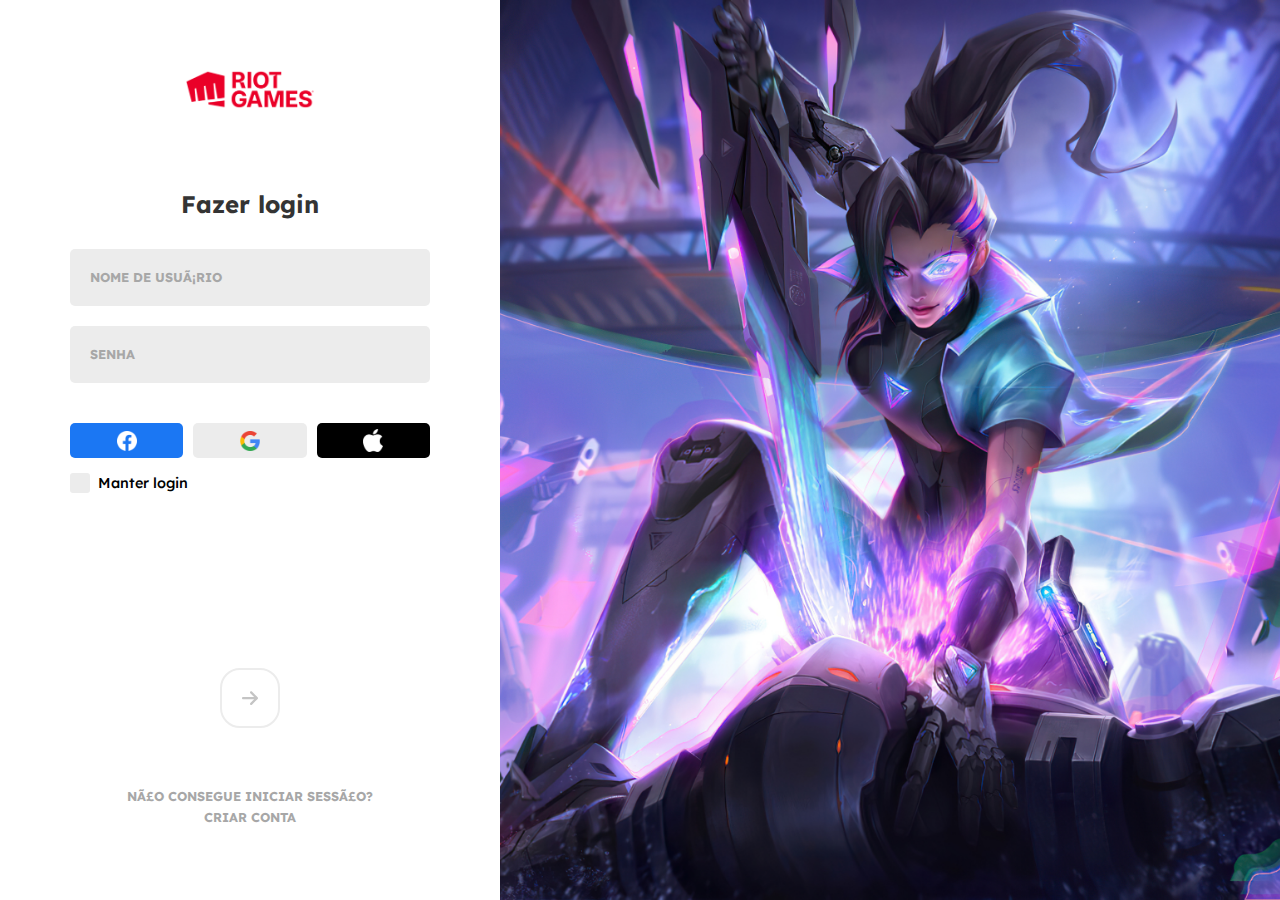
<file: Lol Client/index.html>
<!DOCTYPE html>
<html lang="pt-br">
<head>
  <meta charset="UTF">
  <meta name="viewport" content="width=device-width, initial-scale=1.0">

  <link rel="stylesheet" href="style.css">

  <script src="script.js" defer></script>

  <title>Riot Games</title>
</head>
<body>

  <main>
    <section class="login">

      <div class="wrapper">
        <img src="IMG/logo.png" class="login__logo">

        <h1 class="login__title">Fazer login</h1>
    
        <label class="login__label">
          <span>nome de usuário</span>
          <input type="text" name="username" class="input">
        </label>
  
        <label class="login__label">
          <span>senha</span>
          <input type="password" name="password" class="input">
        </label>
  
        <div class="login__icons">
          <button type="button" class="icons__button">
            <img src="IMG/facebook-icon.png" alt="facebok">
          </button>
  
          <button type="button" class="icons__button">
            <img src="IMG/google-icon.png" alt="facebok">
          </button>
  
          <button type="button" class="icons__button">
            <img src="IMG/apple-icon.png" alt="facebok">
          </button>
        </div>
  
        <label class="login__label--checkbox">
          <input type="checkbox" class="input--checkbox">
          Manter login
        </label>
      </div>

      <div class="wrapper">
        <button type="button" class="login__button" disabled>
          <svg xmlns="http://www.w3.org/2000/svg" viewBox="0 0 448 512">
            <path d="M438.6 278.6l-160 160C272.4 444.9 264.2 448 256 448s-16.38-3.125-22.62-9.375c-12.5-12.5-12.5-32.75 0-45.25L338.8 288H32C14.33 288 .0016 273.7 .0016 256S14.33 224 32 224h306.8l-105.4-105.4c-12.5-12.5-12.5-32.75 0-45.25s32.75-12.5 45.25 0l160 160C451.1 245.9 451.1 266.1 438.6 278.6z"/>
          </svg>
        </button>
  
        <a href="#" class="login__link">não consegue iniciar sessão?</a>
        <a href="#" class="login__link">criar conta</a>
      </div>

    </section>

    <section class="wallpaper"></section>
 
  </main>
  
</body>
</html>
</file>
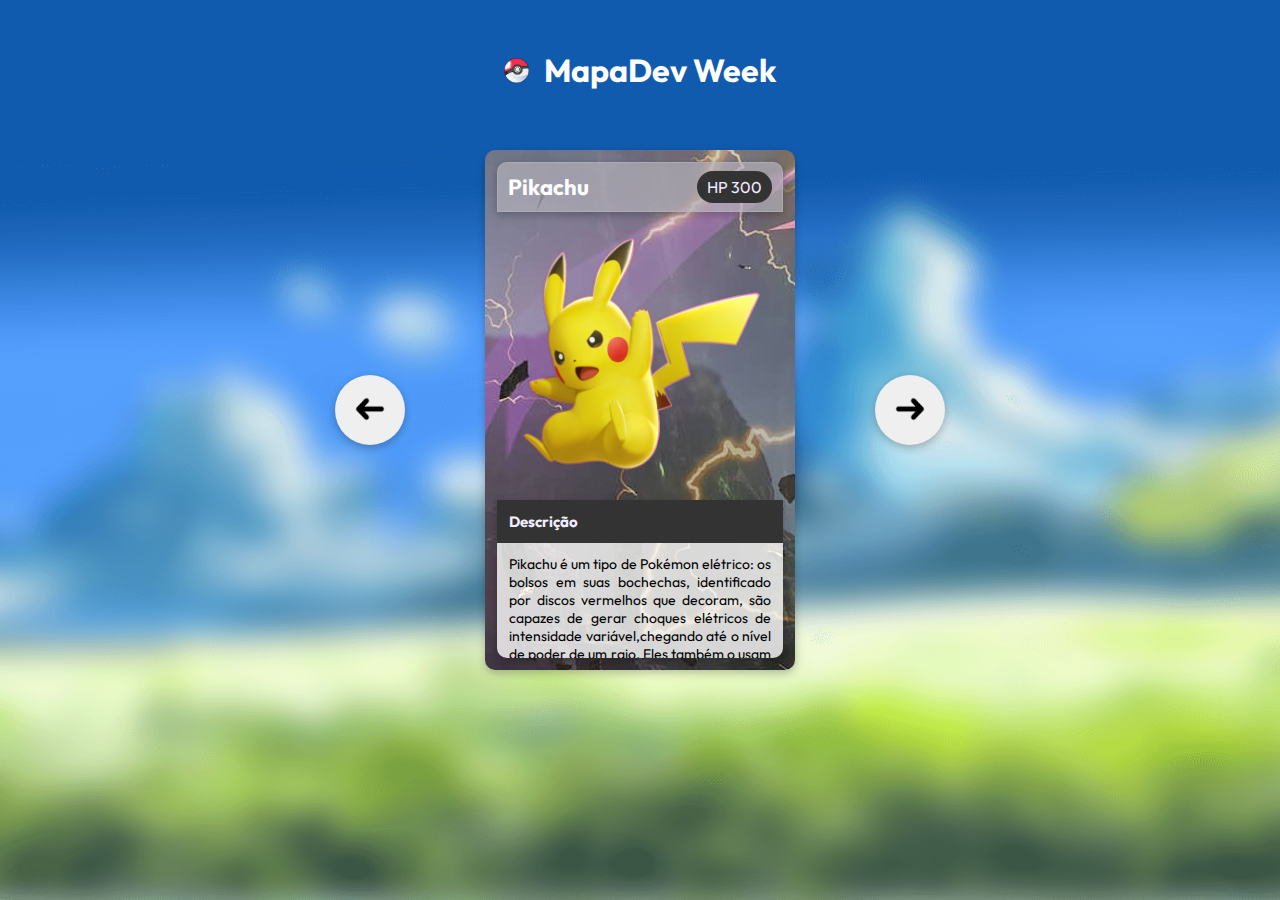
<file: Pokédex- Mapa Dev Week/index.html>
<!DOCTYPE html>
<html lang="pt-br">

<head>
    <meta charset="UTF-8">
    <meta http-equiv="X-UA-Compatible" content="IE=edge">
    <meta name="viewport" content="width=device-width, initial-scale=1.0">
    <link rel="preconnect" href="https://fonts.googleapis.com">
    <link rel="preconnect" href="https://fonts.gstatic.com" crossorigin>
    <link href="https://fonts.googleapis.com/css2?family=Outfit&display=swap" rel="stylesheet">
    <link rel="shortcut icon" href="imagens/pokebola.png" type="image/x-icon">
    <link rel="stylesheet" href="css/reset.css">
    <link rel="stylesheet" href="css/style.css">
    <link rel="stylesheet" href="css/responsivo.css">
    <title>Pokedex</title>
</head>

<body>

    <header class="cabecalho">
        <img src="imagens/pokebola.png" alt="pokébola" class="pokebola">
        <h1 class="titulo">MapaDev Week</h1>
    </header>

    <main class="pokemon-slider">
        <button class="btn-seta voltar" id="btn-voltar">
            <img src="imagens/seta.png" alt="seta voltar">
        </button>

        <ul class="lista-pokemons">
            <li class="cartao selecionado fundo-1">
                <div class="informacoes">
                    <h2 class="titulo">Pikachu</h2>
                    <p class="vida">HP 300</p>
                </div>

                <div class="container-imagem">
                    <img class="imagem-pokemon" src="imagens/pikachu.png" alt="Pikachu" >
                </div>

                <div class="descricao">
                    <h3 class="titulo">Descrição</h3>
                    <p class="texto">Pikachu é um tipo de Pokémon elétrico: os bolsos em suas bochechas, identificado
                        por discos vermelhos que decoram, são capazes de gerar choques elétricos de intensidade
                        variável,chegando até o nível de poder de um raio. Eles também o usam para se defender.</p>
                </div>
            </li>

        
            <li class="cartao fundo-2">
                <div class="informacoes">
                    <h2 class="titulo">Charizard</h2>
                    <p class="vida">HP 800</p>
                </div>

                <div class="container-imagem">
                    <img class="imagem-pokemon" src="imagens/charizard.png" alt="Charizard">
                </div>

                <div class="descricao">
                    <h3 class="titulo">Descrição</h3>
                    <p class="texto">Charizard é um Pokémon do tipo Fogo e Voador. Ele é a forma evoluída de Charmeleon
                        quando chega no nível 36. Ele tambem é a forma final de Charmander.</p>
                </div>
            </li>

            <li class="cartao fundo-3">
                <div class="informacoes">
                    <h2 class="titulo">Mewtwo</h2>
                    <p class="vida">HP 1200</p>
                </div>

                <div class="container-imagem">
                    <img class="imagem-pokemon" src="imagens/mewtwo.png" alt="Mewtwo">
                </div>

                <div class="descricao">
                    <h3 class="titulo">Descrição</h3>
                    <p class="texto">Mewtwo é uma criatura com uma postura humanóide, mas tem algumas características
                        felinas. O corpo de Mewtwo é cinzento-roxo e uma cauda longa totalmente da cor roxa. Mewtwo tem
                        três dígitos circulares em cada apêndice.</p>
                </div>
            </li>


        </ul>

        <button class="btn-seta" id="btn-avancar">
            <img src="imagens/seta.png" alt="seta voltar">
        </button>
    </main>

    <footer>

    </footer>
    <script src="js/index.js"></script>
</body>

</html>
</file>
<file: Lol Client/style.css>
@import url('https://fonts.googleapis.com/css2?family=Lexend+Deca:wght@300;400;500;600;700&display=swap');

* {
  margin: 0;
  padding: 0;
  box-sizing: border-box;
  font-family: 'Lexend Deca', sans-serif;
}

:root {
  --white: #FFF;
  --whitesmoke: #F9F9F9;
  --light-grey: #ECECEC;
  --grey: #C4C4C4;
  --medium-grey: #A7A7A7;
  --deep-grey: #343434;
  --black: #000000;
  --blue: #1B77F3;
  --red: #CF3C3F;
}

main {
  display: flex;
}

.login {
  display: flex;
  flex-direction: column;
  align-items: center;
  justify-content: space-between;
  width: 100%;
  max-width: 500px;
  min-height: 100vh;
  padding: clamp(35px, 8%, 70px);
}

.wrapper {
  width: 100%;
  display: flex;
  flex-direction: column;
  align-items: center;
  justify-content: center;
}

.login__logo {
  width: 130px;
  margin-bottom: 80px;
}

.login__title {
  color: var(--deep-grey);
  font-size: 1.5em;
  margin-bottom: 30px;
}

.login__label {
  display: block;
  margin-bottom: 20px;
  width: 100%;
}

.input {
  width: 100%;
  background-color: var(--light-grey);
  border: 2px solid rgba(0, 0, 0, 0);
  border-radius: 5px;
  outline: none;
  font-size: 0.9em;
  padding: 25px 10px 10px;
  font-weight: 600;
  color: var(--deep-grey);
}

.login__label span {
  position: absolute;
  font-size: 0.8em;
  font-weight: 700;
  text-transform: uppercase;
  color: var(--medium-grey);
  margin: 20px;
  cursor: text;
  transition: all 200ms ease;
}

.input:focus {
  background-color: var(--whitesmoke);
  border: 2px solid var(--deep-grey);
}

.login__label .span-active {
  font-size: 0.7em;
  margin: 8px 10px;
}

.login__icons {
  display: flex;
  gap: 10px;
  width: 100%;
  margin-top: 20px;
}

.login__icons img {
  width: 20px;
}

.icons__button {
  width: 33.33%;
  display: flex;
  align-items: center;
  justify-content: center;
  height: 35px;
  border-radius: 5px;
  cursor: pointer;
  border: none;
}

.login__icons .icons__button:nth-child(1) {
  background-color: var(--blue);
}

.login__icons .icons__button:nth-child(2) {
  background-color: var(--light-grey);
}

.login__icons .icons__button:nth-child(3) {
  background-color: var(--black);
}

.login__label--checkbox {
  width: 100%;
  margin: 15px 0 50px;
  font-size: 0.9em;
  font-weight: 500;
  display: flex;
  align-items: center;
}

.input--checkbox {
  appearance: none;
  width: 20px;
  height: 20px;
  background-color: var(--light-grey);
  margin-right: 8px;
  border-radius: 3px;
}

.input--checkbox:checked {
  background-color: var(--red);
}

.input--checkbox:checked::after {
  content: "";
  display: block;
  width: 5px;
  height: 10px;
  border: 3px solid white;
  border-width: 0 3px 3px 0;
  transform: rotate(45deg);
  margin: 2px 6px;
}

.login__button {
  width: 60px;
  height: 60px;
  padding: 20px;
  display: flex;
  align-items: center;
  justify-content: center;
  background-color: var(--red);
  border-radius: 20px;
  border: none;
  cursor: pointer;
  margin-bottom: 60px;
}

.login__button svg {
  fill: white;
}

.login__button:disabled {
  cursor: auto;
  background-color: white;
  border: 2px solid var(--light-grey);
}

.login__button:disabled svg {
  fill: var(--grey)
}

.login__link {
  font-size: 0.8em;
  text-decoration: none;
  color: var(--medium-grey);
  text-transform: uppercase;
  margin-bottom: 5px;
  font-weight: 700;
}

.wallpaper {
  width: 100%;
  background-image: url('IMG/wallpaper.jpg');
  background-size: cover;
  background-position: center;
  flex: 1;
}
</file>
<file: Pokédex- Mapa Dev Week/css/style.css>
body {
    font-family: 'Outfit', sans-serif;
    background-image: url('../imagens/fundo-site.png');
    background-repeat: no-repeat;
    background-size: cover;
    min-height: 100vh;
 }

 .cabecalho {
    display: flex;
    justify-content: center;
    align-items: center;
    gap: 15px;
    padding-top: 50px;
    animation-duration: 2s;
    animation-name: slidein;
 }

 @keyframes slidein {
    from {
       margin-left: 100%;
       width: 300%
    }

    to {
       margin-left: 0%;
       width: 100%;
    }

    75% {
       font-size: 300%;
       margin-left: 25%;
       width: 150%;
    }

 }

 .cabecalho .titulo {
    color: #fff;
 }

 .cabecalho .pokebola {
    width: 25px;
    height: 25px;
 }

 .pokemon-slider {
    display: flex;
    align-items: center;
    justify-content: center;
    gap: 80px;
    margin: 60px 0;
 }

 .lista-pokemons {
    width: 310px;
    height: 520px;
    position: relative;
 }



 .btn-seta {
    border-radius: 50px;
    border: 0;
    width: 70px;
    height: 70px;
    cursor: pointer;
    transition: background-color 0.2s ease-in-out;
    box-shadow: rgba(0, 0, 0, 0.24) 0px 3px 8px;
    ;
 }

 .btn-seta.voltar {
    transform: rotateY(180deg);
 }

 .btn-seta:hover {
    background-color: #8351FE;
 }

 .cartao {
    opacity: 0;
    height: 100%;
    opacity: 0;
    display: flex;
    flex-direction: column;
    justify-content: space-between;
    position: absolute;
    border-radius: 10px;
    padding: 12px;
    box-shadow: rgba(0, 0, 0, 0.24) 0px 3px 8px;
    transition: opacity 0.3s ease-in-out;
 }

 .cartao.selecionado {
    opacity: 1;
    z-index: 1;
 }



 .fundo-1 {
    background: url(../imagens/fundo-card-1.jpg) no-repeat;
 }

 .fundo-2 {
    background: url(../imagens/fundo-card-2.jpg) no-repeat;
 }

 .fundo-3 {
    background: url(../imagens/fundo-card-9.jpg) no-repeat;
 }

 .fundo-4 {
   background: url(../imagens/fundo-card-3.jpg) no-repeat;
}



 .cartao .informacoes {
    background-color: rgba(179, 177, 185, 0.7);
    display: flex;
    align-items: center;
    justify-content: space-between;
    padding: 8px 10px;
    border-top-left-radius: 10px;
    border-top-right-radius: 10px;
    border: 1px solid rgba(179, 177, 185, 0.7);
    box-shadow: rgba(0, 0, 0, 0.24) 0px 3px 8px;
 }

 .cartao .informacoes .titulo {
    color: #fff;
    font-size: 22px;
 }

 .cartao .vida {
    background-color: #333;
    color: #f1ecff;
    padding: 6px 10px;
    border-radius: 20px;
 }

 .cartao .container-imagem {
    text-align: center;
 }

 .cartao .imagem-pokemon {
    max-width: 100%;
    max-height: 280px;
    padding: 20px;
 }

 .cartao .descricao {
    background-color: rgba(255, 255, 255, 0.8);
    border-bottom-left-radius: 10px;
    border-bottom-right-radius: 10px;
    box-shadow: rgba(0, 0, 0, 0.24) 0px 3px 8px;
 }

 .cartao .descricao .titulo {
    background-color: #333;
    color: #f1ecff;
    font-size: 15px;
    padding: 12px;
 }

 .cartao .descricao .texto {
    font-size: 14px;
    padding: 12px;
    text-align: justify;
    max-height: 115px;
    overflow-y: auto;
 }

 .flicker-in-1 {
	animation: flicker-in-1 1s linear both;
}

@keyframes flicker-in-1 {
  0% {
    opacity: 0;
  }
  10% {
    opacity: 0;
  }
  10.1% {
    opacity: 1;
  }
  10.2% {
    opacity: 0;
  }
  20% {
    opacity: 0;
  }
  20.1% {
    opacity: 1;
  }
  20.6% {
    opacity: 0;
  }
  30% {
    opacity: 0;
  }
  30.1% {
    opacity: 1;
  }
  30.5% {
    opacity: 1;
  }
  30.6% {
    opacity: 0;
  }
  45% {
    opacity: 0;
  }
  45.1% {
    opacity: 1;
  }
  50% {
    opacity: 1;
  }
  55% {
    opacity: 1;
  }
  55.1% {
    opacity: 0;
  }
  57% {
    opacity: 0;
  }
  57.1% {
    opacity: 1;
  }
  60% {
    opacity: 1;
  }
  60.1% {
    opacity: 0;
  }
  65% {
    opacity: 0;
  }
  65.1% {
    opacity: 1;
  }
  75% {
    opacity: 1;
  }
  75.1% {
    opacity: 0;
  }
  77% {
    opacity: 0;
  }
  77.1% {
    opacity: 1;
  }
  85% {
    opacity: 1;
  }
  85.1% {
    opacity: 0;
  }
  86% {
    opacity: 0;
  }
  86.1% {
    opacity: 1;
  }
  100% {
    opacity: 1;
  }
}
</file>
<file: Pokédex- Mapa Dev Week/css/responsivo.css>
@media (max-width: 750px) {
    body {
        font-size: 12px;
    }

    .pokedex {
        flex-direction: column;
        padding: 30px 0;
    }

    .cartao-pokemon {
        max-width: 300px;
    }

    .cartao-pokemon .cartao-imagem {
        width: 200px;
        height: 200px;
    }

    .cartao-pokemon .cartao-informacoes {
        padding: 60px 30px 30px;
        margin-top: -50px;
    }

    .cartao-pokemon .cartao-informacoes .informacoes {
        display: flex;
        justify-content: space-between;
        padding: 0;
    }

    .cartao-pokemon .cartao-informacoes h3 {
        font-size: 16px;
    }

    .listagem {
        max-width: 300px;
    }

    .listagem ul {
        display: flex;
        gap: 8px;
        flex-wrap: wrap;
        justify-content: space-between;
    }

    .listagem .pokemon {
        width: 140px;
        border-top-left-radius: 0;
        border-bottom-left-radius: 0;
        margin-bottom: 0;
        border-radius: 8px;
    }

    .listagem .pokemon span {
        padding-right: 5px;
    }
}
</file>
